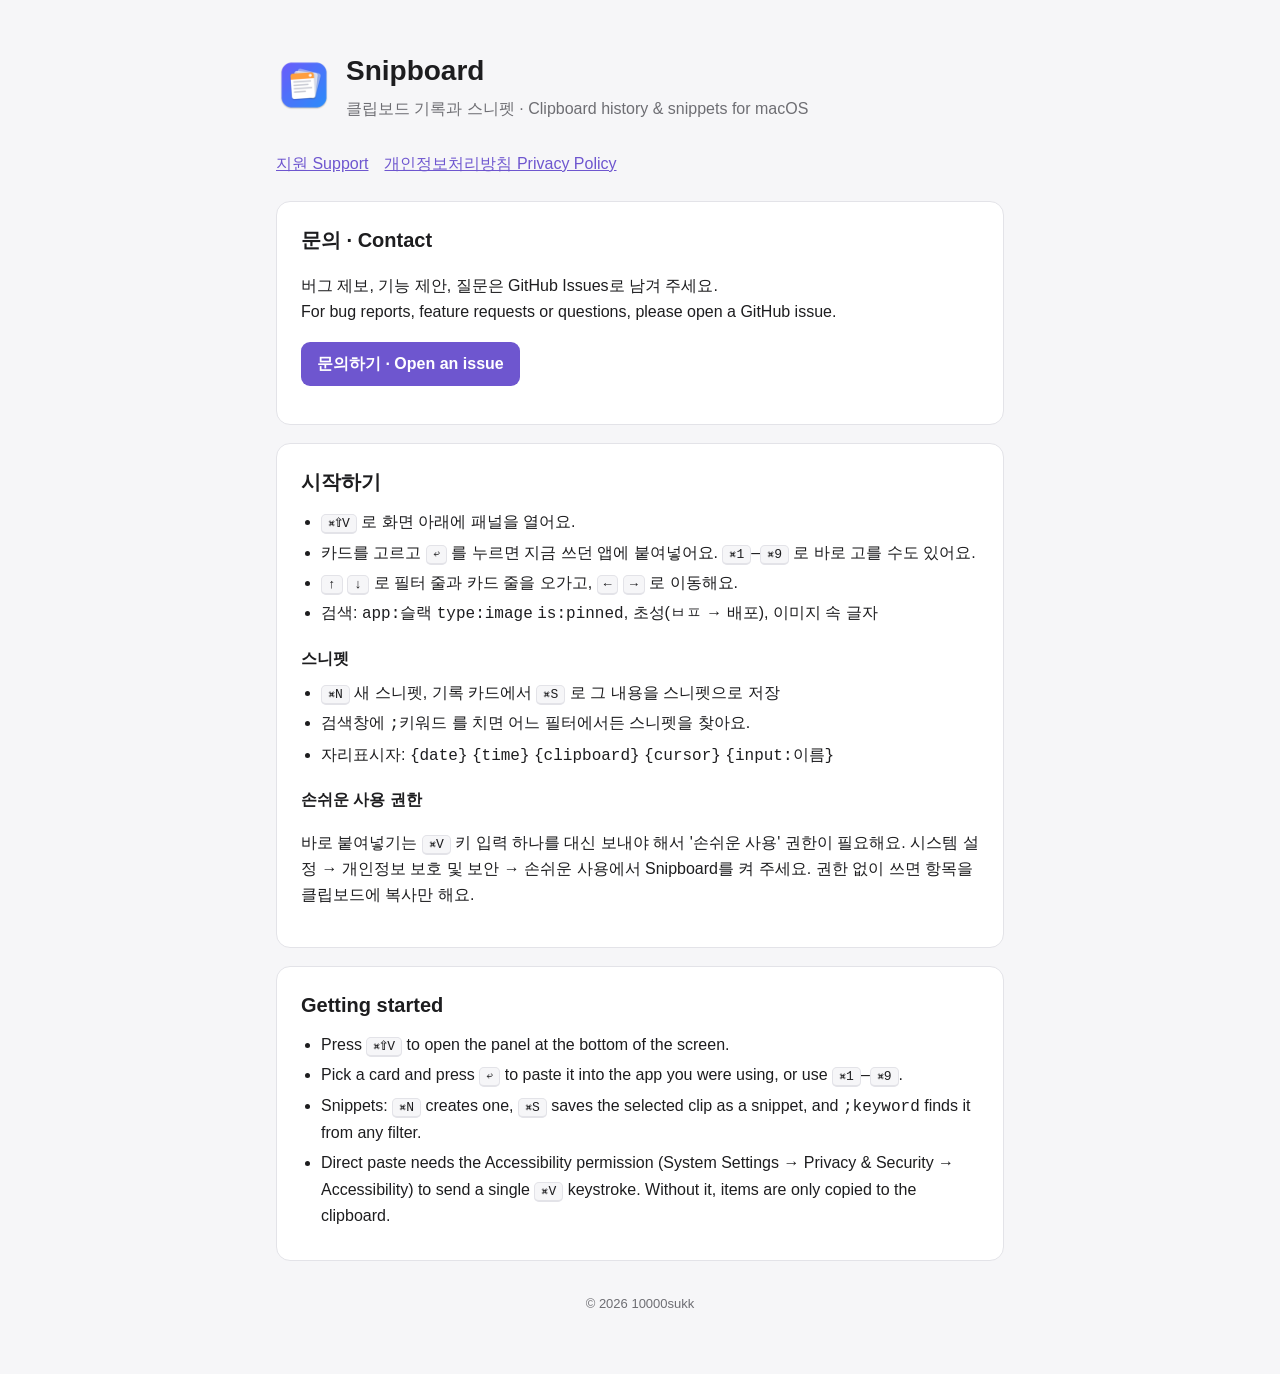
<file: index.html>
<!doctype html>
<html lang="ko">
<head>
  <meta charset="utf-8">
  <meta name="viewport" content="width=device-width, initial-scale=1">
  <title>Snipboard 지원</title>
  <meta name="description" content="Snipboard: Clipboard Manager for macOS — support and help">
  <link rel="icon" href="icon.png">
  <link rel="stylesheet" href="style.css">
</head>
<body>
<main>
  <header>
    <img src="icon.png" alt="">
    <div>
      <h1>Snipboard</h1>
      <p>클립보드 기록과 스니펫 · Clipboard history &amp; snippets for macOS</p>
    </div>
  </header>

  <nav>
    <a href="./">지원 Support</a>
    <a href="privacy.html">개인정보처리방침 Privacy Policy</a>
  </nav>

  <section>
    <h2>문의 · Contact</h2>
    <p>버그 제보, 기능 제안, 질문은 GitHub Issues로 남겨 주세요.<br>
      For bug reports, feature requests or questions, please open a GitHub issue.</p>
    <p><a class="button" href="https://github.com/10000sukk/snipboard/issues/new">문의하기 · Open an issue</a></p>
  </section>

  <section>
    <h2>시작하기</h2>
    <ul>
      <li><kbd>⌘⇧V</kbd> 로 화면 아래에 패널을 열어요.</li>
      <li>카드를 고르고 <kbd>↩</kbd> 를 누르면 지금 쓰던 앱에 붙여넣어요. <kbd>⌘1</kbd>–<kbd>⌘9</kbd> 로 바로 고를 수도 있어요.</li>
      <li><kbd>↑</kbd> <kbd>↓</kbd> 로 필터 줄과 카드 줄을 오가고, <kbd>←</kbd> <kbd>→</kbd> 로 이동해요.</li>
      <li>검색: <code>app:슬랙</code> <code>type:image</code> <code>is:pinned</code>, 초성(<code>ㅂㅍ</code> → 배포), 이미지 속 글자</li>
    </ul>
    <h3>스니펫</h3>
    <ul>
      <li><kbd>⌘N</kbd> 새 스니펫, 기록 카드에서 <kbd>⌘S</kbd> 로 그 내용을 스니펫으로 저장</li>
      <li>검색창에 <code>;키워드</code> 를 치면 어느 필터에서든 스니펫을 찾아요.</li>
      <li>자리표시자: <code>{date}</code> <code>{time}</code> <code>{clipboard}</code> <code>{cursor}</code> <code>{input:이름}</code></li>
    </ul>
    <h3>손쉬운 사용 권한</h3>
    <p>바로 붙여넣기는 <kbd>⌘V</kbd> 키 입력 하나를 대신 보내야 해서 '손쉬운 사용' 권한이 필요해요.
      시스템 설정 → 개인정보 보호 및 보안 → 손쉬운 사용에서 Snipboard를 켜 주세요.
      권한 없이 쓰면 항목을 클립보드에 복사만 해요.</p>
  </section>

  <section>
    <h2>Getting started</h2>
    <ul>
      <li>Press <kbd>⌘⇧V</kbd> to open the panel at the bottom of the screen.</li>
      <li>Pick a card and press <kbd>↩</kbd> to paste it into the app you were using, or use <kbd>⌘1</kbd>–<kbd>⌘9</kbd>.</li>
      <li>Snippets: <kbd>⌘N</kbd> creates one, <kbd>⌘S</kbd> saves the selected clip as a snippet, and <code>;keyword</code> finds it from any filter.</li>
      <li>Direct paste needs the Accessibility permission (System Settings → Privacy &amp; Security → Accessibility) to send a single <kbd>⌘V</kbd> keystroke. Without it, items are only copied to the clipboard.</li>
    </ul>
  </section>

  <footer>© 2026 10000sukk</footer>
</main>
</body>
</html>
</file>
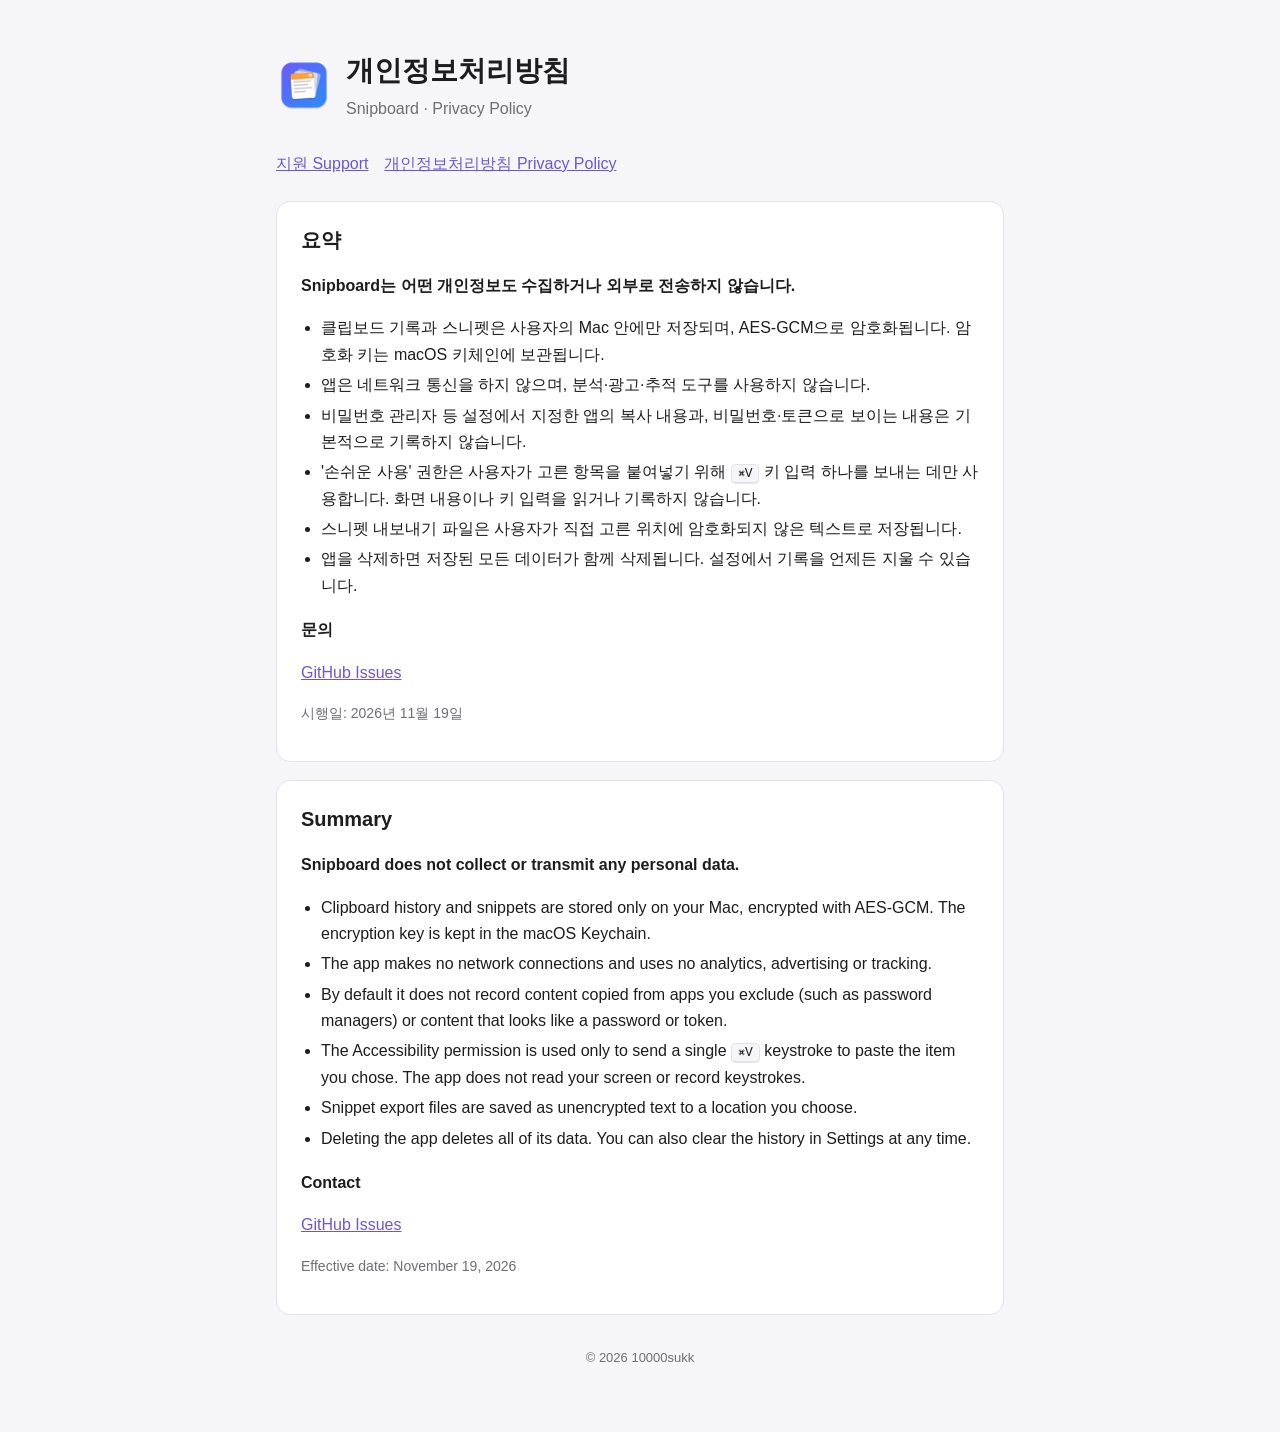
<file: privacy.html>
<!doctype html>
<html lang="ko">
<head>
  <meta charset="utf-8">
  <meta name="viewport" content="width=device-width, initial-scale=1">
  <title>Snipboard 개인정보처리방침</title>
  <meta name="description" content="Snipboard privacy policy">
  <link rel="icon" href="icon.png">
  <link rel="stylesheet" href="style.css">
</head>
<body>
<main>
  <header>
    <img src="icon.png" alt="">
    <div>
      <h1>개인정보처리방침</h1>
      <p>Snipboard · Privacy Policy</p>
    </div>
  </header>

  <nav>
    <a href="./">지원 Support</a>
    <a href="privacy.html">개인정보처리방침 Privacy Policy</a>
  </nav>

  <section>
    <h2>요약</h2>
    <p><strong>Snipboard는 어떤 개인정보도 수집하거나 외부로 전송하지 않습니다.</strong></p>
    <ul>
      <li>클립보드 기록과 스니펫은 사용자의 Mac 안에만 저장되며, AES-GCM으로 암호화됩니다. 암호화 키는 macOS 키체인에 보관됩니다.</li>
      <li>앱은 네트워크 통신을 하지 않으며, 분석·광고·추적 도구를 사용하지 않습니다.</li>
      <li>비밀번호 관리자 등 설정에서 지정한 앱의 복사 내용과, 비밀번호·토큰으로 보이는 내용은 기본적으로 기록하지 않습니다.</li>
      <li>'손쉬운 사용' 권한은 사용자가 고른 항목을 붙여넣기 위해 <kbd>⌘V</kbd> 키 입력 하나를 보내는 데만 사용합니다. 화면 내용이나 키 입력을 읽거나 기록하지 않습니다.</li>
      <li>스니펫 내보내기 파일은 사용자가 직접 고른 위치에 암호화되지 않은 텍스트로 저장됩니다.</li>
      <li>앱을 삭제하면 저장된 모든 데이터가 함께 삭제됩니다. 설정에서 기록을 언제든 지울 수 있습니다.</li>
    </ul>
    <h3>문의</h3>
    <p><a href="https://github.com/10000sukk/snipboard/issues">GitHub Issues</a></p>
    <p class="muted">시행일: 2026년 11월 19일</p>
  </section>

  <section>
    <h2>Summary</h2>
    <p><strong>Snipboard does not collect or transmit any personal data.</strong></p>
    <ul>
      <li>Clipboard history and snippets are stored only on your Mac, encrypted with AES-GCM. The encryption key is kept in the macOS Keychain.</li>
      <li>The app makes no network connections and uses no analytics, advertising or tracking.</li>
      <li>By default it does not record content copied from apps you exclude (such as password managers) or content that looks like a password or token.</li>
      <li>The Accessibility permission is used only to send a single <kbd>⌘V</kbd> keystroke to paste the item you chose. The app does not read your screen or record keystrokes.</li>
      <li>Snippet export files are saved as unencrypted text to a location you choose.</li>
      <li>Deleting the app deletes all of its data. You can also clear the history in Settings at any time.</li>
    </ul>
    <h3>Contact</h3>
    <p><a href="https://github.com/10000sukk/snipboard/issues">GitHub Issues</a></p>
    <p class="muted">Effective date: November 19, 2026</p>
  </section>

  <footer>© 2026 10000sukk</footer>
</main>
</body>
</html>
</file>
<file: style.css>
:root {
  --bg: #f6f6f8;
  --card: #ffffff;
  --text: #1d1d1f;
  --muted: #6e6e73;
  --line: #e3e3e8;
  --accent: #6e56cf;
}
@media (prefers-color-scheme: dark) {
  :root {
    --bg: #111114;
    --card: #1c1c21;
    --text: #f2f2f5;
    --muted: #a1a1aa;
    --line: #2c2c33;
    --accent: #a594f9;
  }
}
* { box-sizing: border-box; }
body {
  margin: 0;
  background: var(--bg);
  color: var(--text);
  font: 16px/1.65 -apple-system, BlinkMacSystemFont, "Apple SD Gothic Neo", "Segoe UI", sans-serif;
}
main { max-width: 760px; margin: 0 auto; padding: 48px 16px 64px; }
header { display: flex; align-items: center; gap: 14px; margin-bottom: 28px; }
header img { width: 56px; height: 56px; }
header h1 { margin: 0; font-size: 28px; }
header p { margin: 2px 0 0; color: var(--muted); }
nav { display: flex; gap: 16px; margin-bottom: 24px; flex-wrap: wrap; }
a { color: var(--accent); }
section {
  background: var(--card);
  border: 1px solid var(--line);
  border-radius: 14px;
  padding: 22px 24px;
  margin-bottom: 18px;
}
h2 { margin: 0 0 10px; font-size: 20px; }
h3 { margin: 18px 0 6px; font-size: 16px; }
ul { padding-left: 20px; margin: 8px 0; }
li { margin: 4px 0; }
.muted { color: var(--muted); font-size: 14px; }
kbd {
  font: 13px ui-monospace, SFMono-Regular, Menlo, monospace;
  border: 1px solid var(--line);
  border-bottom-width: 2px;
  border-radius: 5px;
  padding: 1px 6px;
  background: var(--bg);
}
.button {
  display: inline-block;
  background: var(--accent);
  color: #fff;
  text-decoration: none;
  padding: 9px 16px;
  border-radius: 9px;
  font-weight: 600;
}
footer { color: var(--muted); font-size: 13px; text-align: center; margin-top: 32px; }
</file>
